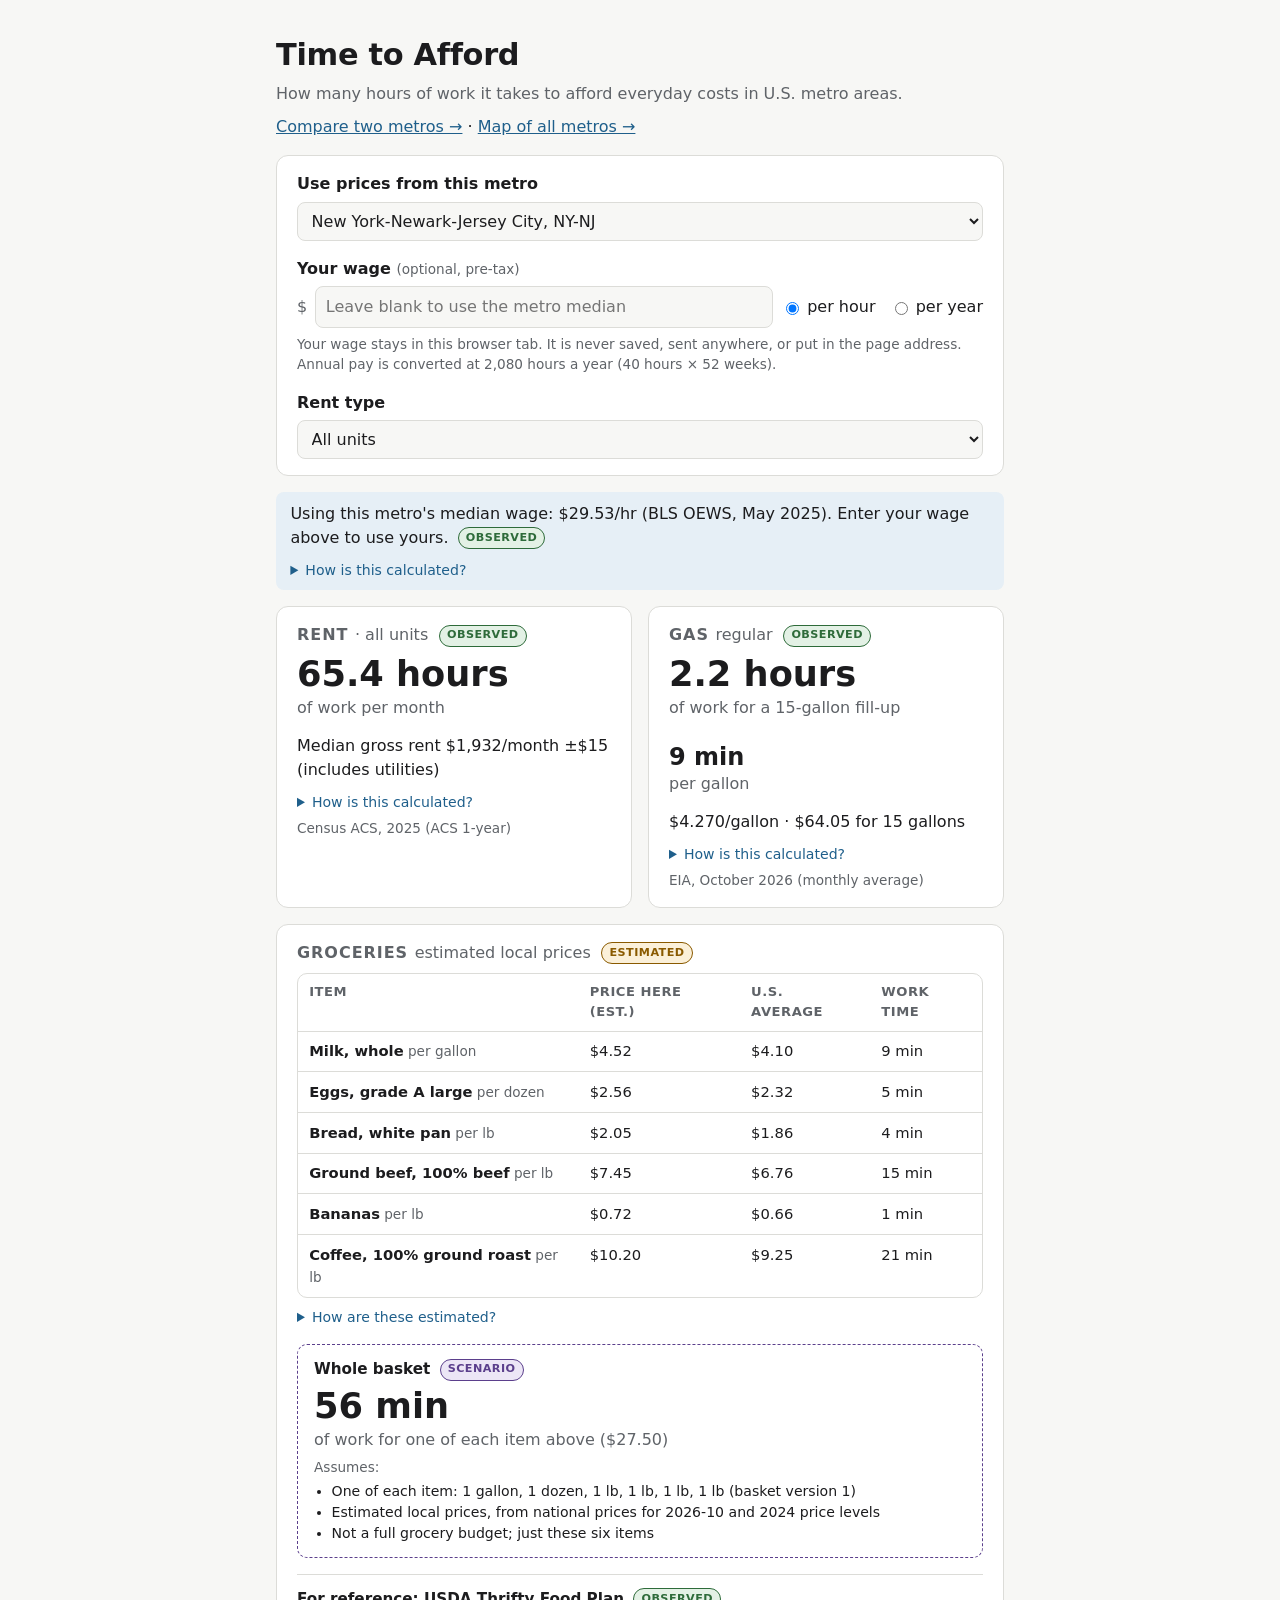
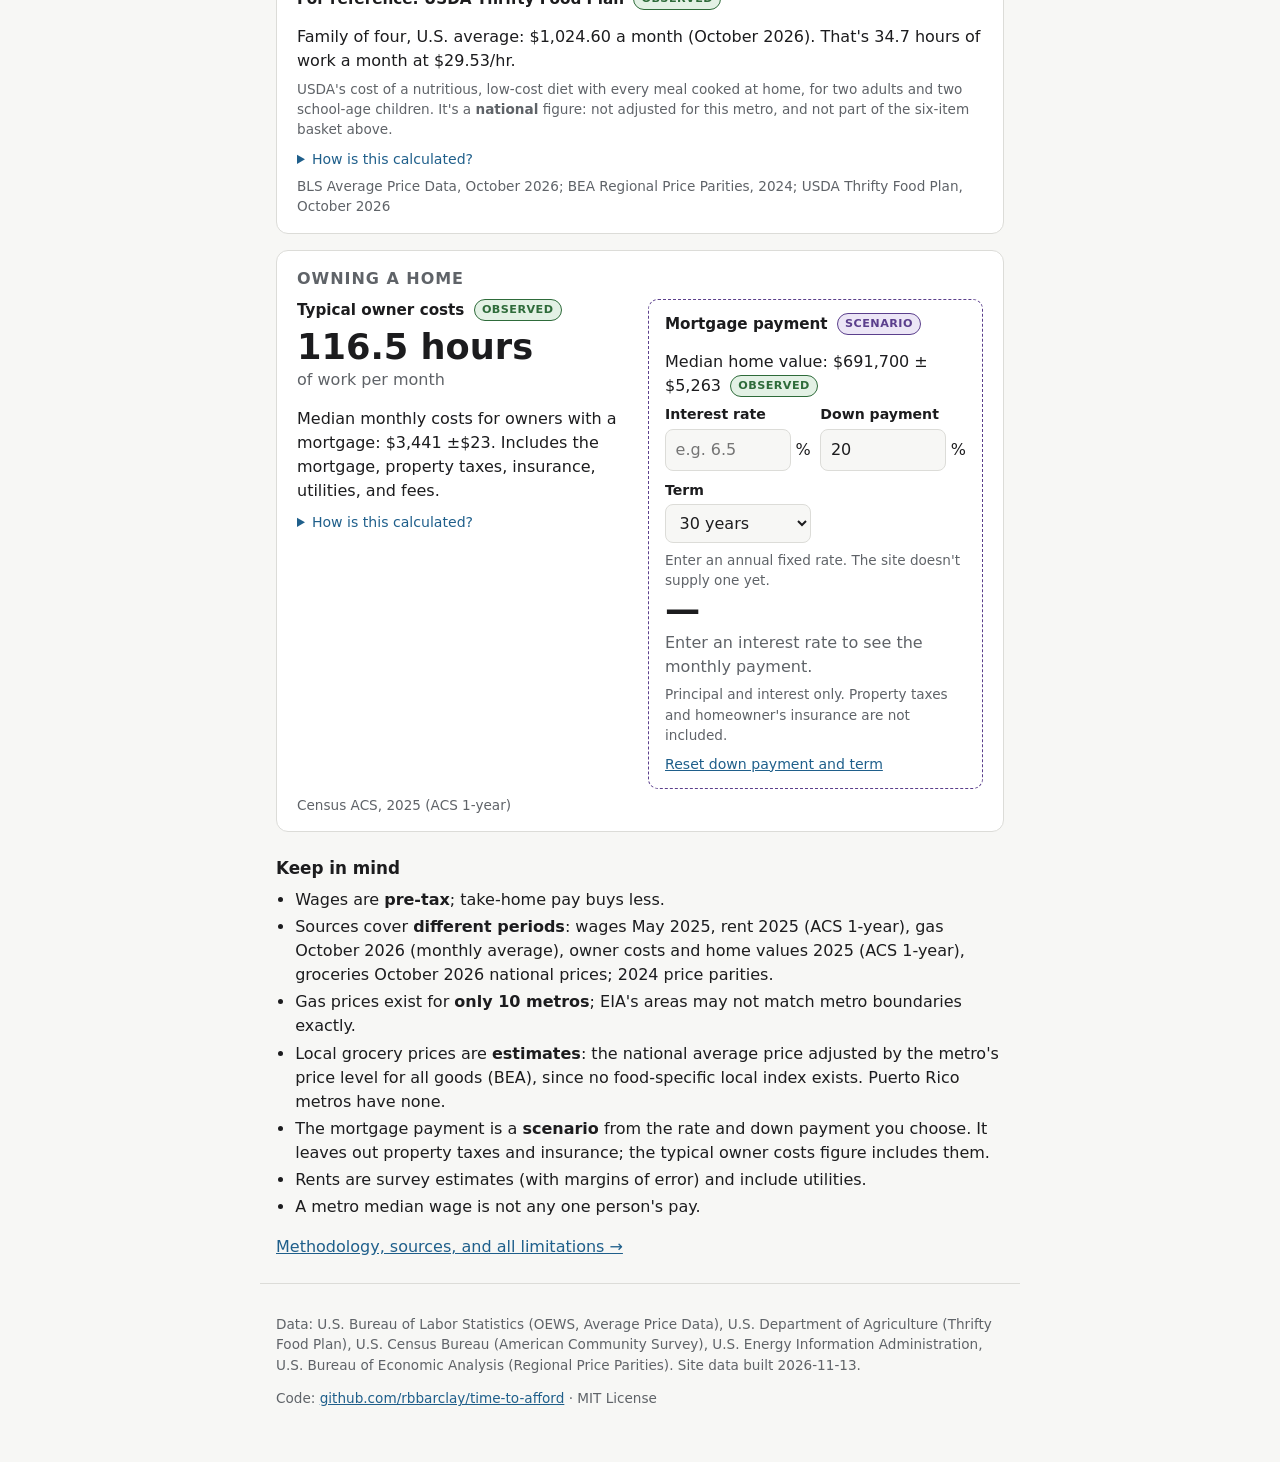
<file: web/index.html>
<!doctype html>
<html lang="en">
<head>
  <meta charset="utf-8">
  <meta name="viewport" content="width=device-width, initial-scale=1">
  <title>Time to Afford</title>
  <meta name="description" content="How many hours of work it takes to afford rent, gas, groceries, and a home in U.S. metro areas.">
  <link rel="stylesheet" href="styles.css">
  <script type="module" src="app.js"></script>
</head>
<body>
  <header class="site-header">
    <h1>Time to Afford</h1>
    <p class="tagline">How many hours of work it takes to afford everyday costs in U.S. metro areas.</p>
    <p class="nav-links"><a href="compare.html">Compare two metros →</a> · <a href="map.html">Map of all metros →</a></p>
  </header>

  <main>
    <!-- Not a <form> and inputs have no name attribute: the wage can never be submitted or placed in a URL. -->
    <section class="controls" aria-label="Inputs">
      <div class="field">
        <label for="metro">Use prices from this metro</label>
        <select id="metro" disabled><option>Loading metros…</option></select>
      </div>

      <div class="field">
        <label for="wage">Your wage <span class="hint">(optional, pre-tax)</span></label>
        <div class="wage-row">
          <span class="prefix" aria-hidden="true">$</span>
          <input id="wage" type="text" inputmode="decimal" autocomplete="off" spellcheck="false"
                 placeholder="Leave blank to use the metro median" aria-describedby="wage-help wage-error">
          <fieldset class="unit" aria-label="Wage period">
            <label><input type="radio" id="unit-hour" checked> per hour</label>
            <label><input type="radio" id="unit-year"> per year</label>
          </fieldset>
        </div>
        <p id="wage-error" class="error" role="alert" hidden></p>
        <p id="wage-help" class="hint">Your wage stays in this browser tab. It is never saved, sent anywhere, or put in the page address.
          Annual pay is converted at 2,080 hours a year (40 hours × 52 weeks).</p>
      </div>

      <div class="field">
        <label for="rent-measure">Rent type</label>
        <select id="rent-measure" disabled></select>
      </div>
    </section>

    <div class="wage-used">
      <p id="wage-used" aria-live="polite"></p>
      <details class="method" id="wage-method"><summary>How is this calculated?</summary><div></div></details>
    </div>

    <section class="cards" aria-live="polite" aria-label="Results">
      <article class="card" id="card-rent">
        <h2>Rent <span class="card-sub" id="rent-label"></span> <span class="tier" id="rent-tier"></span></h2>
        <p class="big" id="rent-hours">—</p>
        <p class="per" id="rent-per">of work per month</p>
        <p class="inputs" id="rent-inputs"></p>
        <details class="method" id="rent-method"><summary>How is this calculated?</summary><div></div></details>
        <p class="source" id="rent-source"></p>
      </article>

      <article class="card" id="card-gas">
        <h2>Gas <span class="card-sub">regular</span> <span class="tier" id="gas-tier"></span></h2>
        <div class="gas-pair">
          <div>
            <p class="big" id="gas-fill-hours">—</p>
            <p class="per" id="gas-fill-per">of work for a 15-gallon fill-up</p>
          </div>
          <div id="gas-gallon-block">
            <p class="big small" id="gas-gallon-hours">—</p>
            <p class="per">per gallon</p>
          </div>
        </div>
        <p class="inputs" id="gas-inputs"></p>
        <details class="method" id="gas-method"><summary>How is this calculated?</summary><div></div></details>
        <p class="source" id="gas-source"></p>
      </article>

      <article class="card wide" id="card-groceries">
        <h2>Groceries <span class="card-sub">estimated local prices</span> <span class="tier tier-estimated">Estimated</span></h2>
        <p class="inputs" id="groc-note" hidden></p>
        <div class="table-wrap compact" id="groc-table-wrap">
          <table>
            <thead><tr><th scope="col">Item</th><th scope="col">Price here (est.)</th>
              <th scope="col">U.S. average</th><th scope="col">Work time</th></tr></thead>
            <tbody id="groc-rows"></tbody>
          </table>
        </div>
        <details class="method" id="groc-method"><summary>How are these estimated?</summary><div></div></details>

        <div class="scenario" id="basket">
          <h3>Whole basket <span class="tier tier-scenario">Scenario</span></h3>
          <p class="big" id="basket-hours">—</p>
          <p class="per" id="basket-per"></p>
          <p class="hint">Assumes:</p>
          <ul class="assumptions" id="basket-assumptions"></ul>
        </div>
        <div class="reference-line" id="tfp" hidden>
          <h3>For reference: USDA Thrifty Food Plan <span class="tier tier-observed">Observed</span></h3>
          <p class="inputs" id="tfp-text"></p>
          <p class="hint">USDA's cost of a nutritious, low-cost diet with every meal cooked at home, for two adults
            and two school-age children. It's a <strong>national</strong> figure: not adjusted for this metro, and not
            part of the six-item basket above.</p>
          <details class="method" id="tfp-method"><summary>How is this calculated?</summary><div></div></details>
        </div>
        <p class="source" id="groc-source"></p>
      </article>

      <article class="card wide" id="card-home">
        <h2>Owning a home</h2>
        <div class="home-grid">
          <div>
            <h3>Typical owner costs <span class="tier tier-observed">Observed</span></h3>
            <p class="big" id="own-hours">—</p>
            <p class="per" id="own-per">of work per month</p>
            <p class="inputs" id="own-inputs"></p>
            <details class="method" id="own-method"><summary>How is this calculated?</summary><div></div></details>
          </div>

          <!-- Scenario inputs stay in page memory only: no form, no name attributes, nothing stored. -->
          <div class="scenario" id="mortgage">
            <h3>Mortgage payment <span class="tier tier-scenario">Scenario</span></h3>
            <p class="inputs" id="mort-home"></p>
            <div class="mort-fields">
              <div class="field">
                <label for="mort-rate">Interest rate</label>
                <div class="suffix-row"><input id="mort-rate" type="text" inputmode="decimal" autocomplete="off"
                  spellcheck="false" placeholder="e.g. 6.5" aria-describedby="mort-rate-help mort-error"><span aria-hidden="true">%</span></div>
              </div>
              <div class="field">
                <label for="mort-down">Down payment</label>
                <div class="suffix-row"><input id="mort-down" type="text" inputmode="decimal" autocomplete="off"
                  spellcheck="false" aria-describedby="mort-error"><span aria-hidden="true">%</span></div>
              </div>
              <div class="field">
                <label for="mort-term">Term</label>
                <select id="mort-term">
                  <option value="10">10 years</option><option value="15">15 years</option>
                  <option value="20">20 years</option><option value="30">30 years</option>
                </select>
              </div>
            </div>
            <p id="mort-rate-help" class="hint">Enter an annual fixed rate. The site doesn't supply one yet.</p>
            <p id="mort-error" class="error" role="alert" hidden></p>
            <p class="big" id="mort-hours">—</p>
            <p class="per" id="mort-per"></p>
            <p class="hint" id="mort-excludes">Principal and interest only. Property taxes and homeowner's insurance are not included.</p>
            <button type="button" id="mort-reset" class="link-button">Reset down payment and term</button>
          </div>
        </div>
        <p class="source" id="own-source"></p>
      </article>
    </section>

    <section class="limits" aria-labelledby="limits-h">
      <h2 id="limits-h">Keep in mind</h2>
      <ul>
        <li>Wages are <strong>pre-tax</strong>; take-home pay buys less.</li>
        <li>Sources cover <strong>different periods</strong>: <span id="periods">…</span>.</li>
        <li>Gas prices exist for <strong>only 10 metros</strong>; EIA's areas may not match metro boundaries exactly.</li>
        <li>Local grocery prices are <strong>estimates</strong>: the national average price adjusted by the metro's price
          level for all goods (BEA), since no food-specific local index exists. Puerto Rico metros have none.</li>
        <li>The mortgage payment is a <strong>scenario</strong> from the rate and down payment you choose. It leaves out
          property taxes and insurance; the typical owner costs figure includes them.</li>
        <li>Rents are survey estimates (with margins of error) and include utilities.</li>
        <li>A metro median wage is not any one person's pay.</li>
      </ul>
      <p><a href="methodology.html">Methodology, sources, and all limitations →</a></p>
    </section>
  </main>

  <footer class="site-footer">
    <p>Data: U.S. Bureau of Labor Statistics (OEWS, Average Price Data), U.S. Department of Agriculture (Thrifty Food Plan), U.S. Census Bureau (American Community Survey),
      U.S. Energy Information Administration, U.S. Bureau of Economic Analysis (Regional Price Parities).
      <span id="built"></span></p>
    <p>Code: <a href="https://github.com/rbbarclay/time-to-afford">github.com/rbbarclay/time-to-afford</a> · MIT License</p>
  </footer>
</body>
</html>
</file>
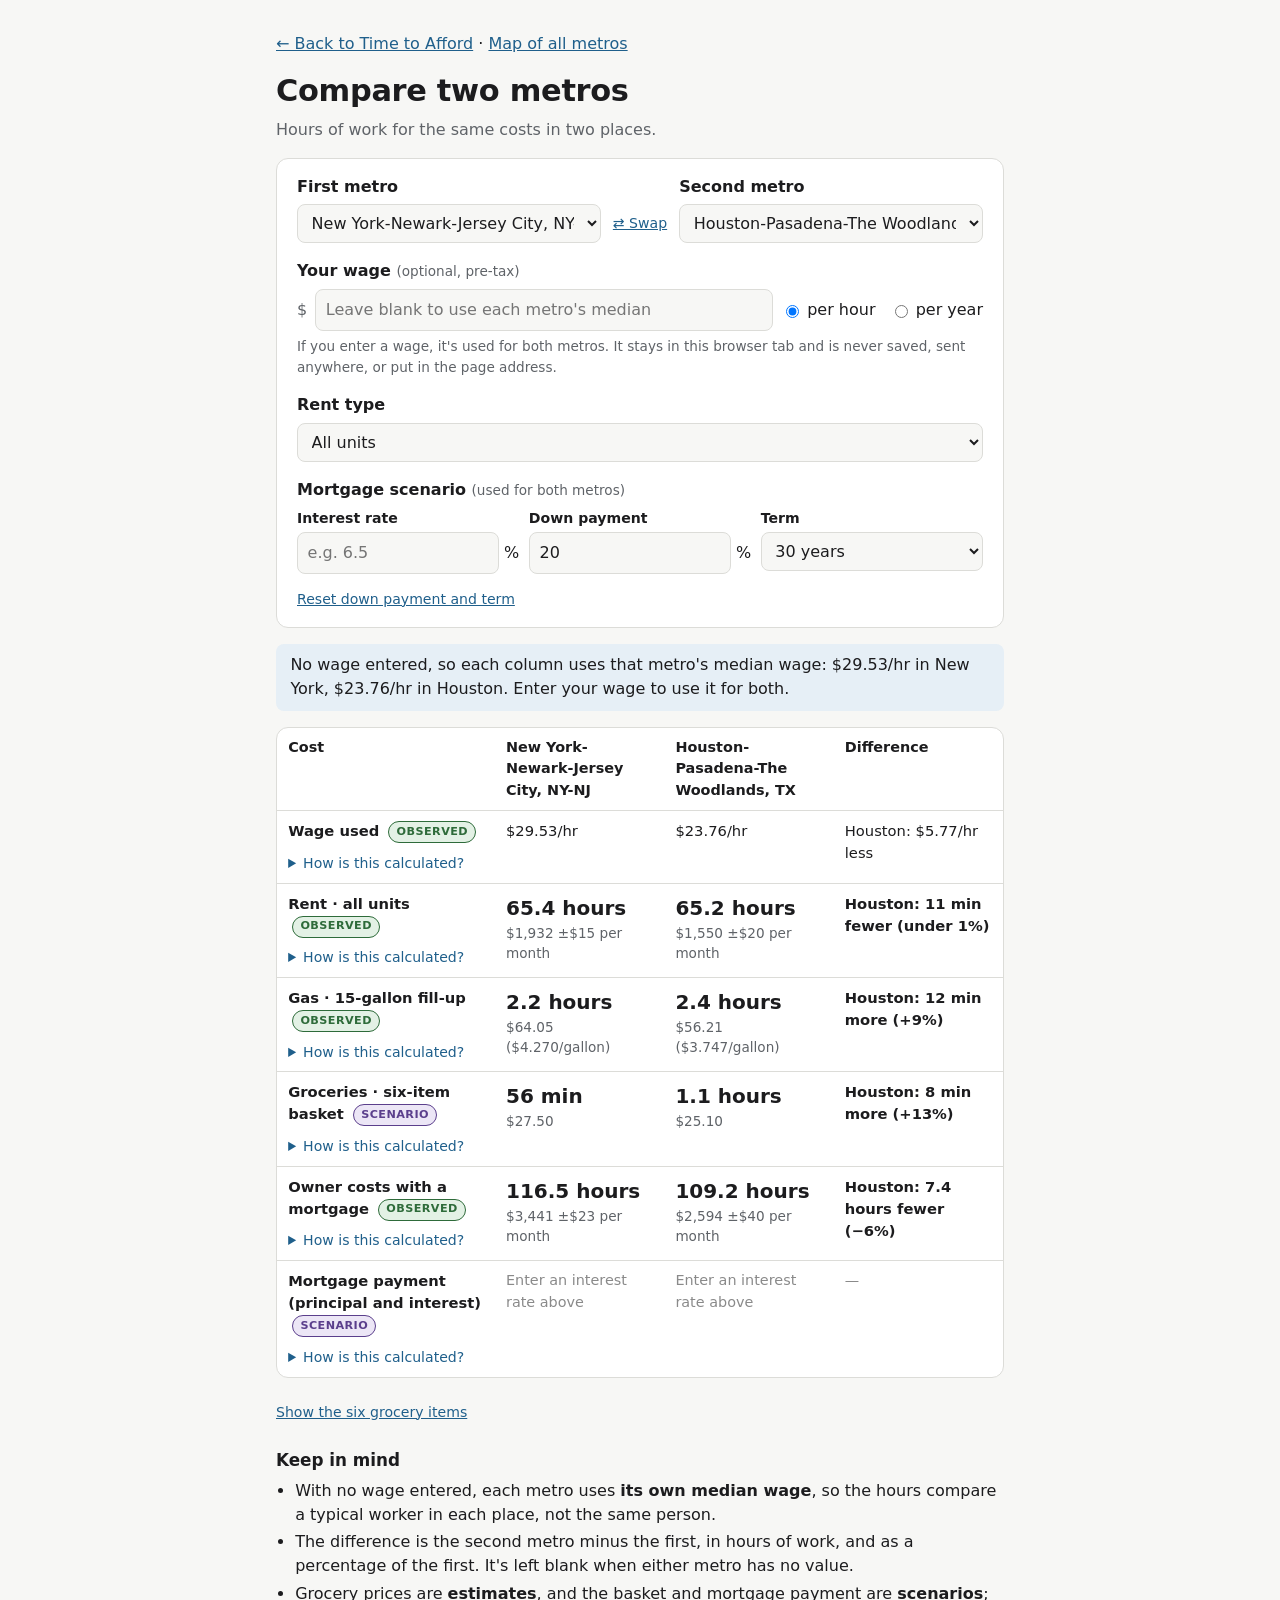
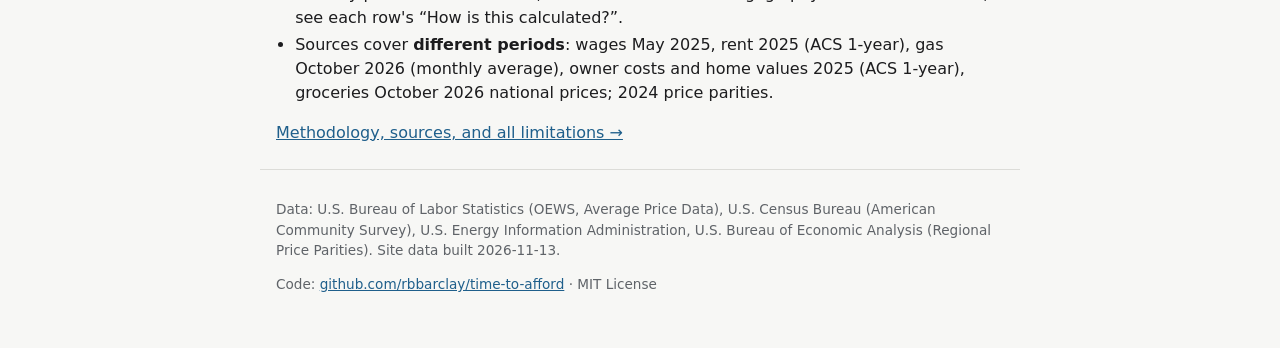
<file: web/compare.html>
<!doctype html>
<html lang="en">
<head>
  <meta charset="utf-8">
  <meta name="viewport" content="width=device-width, initial-scale=1">
  <title>Compare two metros · Time to Afford</title>
  <meta name="description" content="Compare the hours of work it takes to afford rent, gas, groceries, and a home in two U.S. metro areas.">
  <link rel="stylesheet" href="styles.css">
  <script type="module" src="compare.js"></script>
</head>
<body>
  <header class="site-header">
    <p class="back"><a href="./">← Back to Time to Afford</a> · <a href="map.html">Map of all metros</a></p>
    <h1>Compare two metros</h1>
    <p class="tagline">Hours of work for the same costs in two places.</p>
  </header>

  <main>
    <!-- Not a <form> and inputs have no name attribute: nothing can be submitted or placed in a URL. -->
    <section class="controls" aria-label="Inputs">
      <div class="pair-row">
        <div class="field">
          <label for="metro-a">First metro</label>
          <select id="metro-a" disabled><option>Loading metros…</option></select>
        </div>
        <button type="button" id="swap" class="link-button" aria-label="Swap the two metros">⇄ Swap</button>
        <div class="field">
          <label for="metro-b">Second metro</label>
          <select id="metro-b" disabled><option>Loading metros…</option></select>
        </div>
      </div>

      <div class="field">
        <label for="wage">Your wage <span class="hint">(optional, pre-tax)</span></label>
        <div class="wage-row">
          <span class="prefix" aria-hidden="true">$</span>
          <input id="wage" type="text" inputmode="decimal" autocomplete="off" spellcheck="false"
                 placeholder="Leave blank to use each metro's median" aria-describedby="wage-help wage-error">
          <fieldset class="unit" aria-label="Wage period">
            <label><input type="radio" id="unit-hour" checked> per hour</label>
            <label><input type="radio" id="unit-year"> per year</label>
          </fieldset>
        </div>
        <p id="wage-error" class="error" role="alert" hidden></p>
        <p id="wage-help" class="hint">If you enter a wage, it's used for both metros. It stays in this browser tab and
          is never saved, sent anywhere, or put in the page address.</p>
      </div>

      <div class="field">
        <label for="rent-measure">Rent type</label>
        <select id="rent-measure" disabled></select>
      </div>

      <div class="field">
        <span class="field-label">Mortgage scenario <span class="hint">(used for both metros)</span></span>
        <div class="mort-fields">
          <div class="field">
            <label for="mort-rate">Interest rate</label>
            <div class="suffix-row"><input id="mort-rate" type="text" inputmode="decimal" autocomplete="off"
              spellcheck="false" placeholder="e.g. 6.5" aria-describedby="mort-error"><span aria-hidden="true">%</span></div>
          </div>
          <div class="field">
            <label for="mort-down">Down payment</label>
            <div class="suffix-row"><input id="mort-down" type="text" inputmode="decimal" autocomplete="off"
              spellcheck="false" aria-describedby="mort-error"><span aria-hidden="true">%</span></div>
          </div>
          <div class="field">
            <label for="mort-term">Term</label>
            <select id="mort-term">
              <option value="10">10 years</option><option value="15">15 years</option>
              <option value="20">20 years</option><option value="30">30 years</option>
            </select>
          </div>
        </div>
        <p id="mort-error" class="error" role="alert" hidden></p>
        <button type="button" id="mort-reset" class="link-button">Reset down payment and term</button>
      </div>
    </section>

    <p id="wage-note" class="wage-used" aria-live="polite"></p>

    <section aria-label="Comparison" aria-live="polite">
      <div class="compare-wrap">
        <table class="compare">
          <thead>
            <tr><th scope="col">Cost</th><th scope="col" id="head-a">First metro</th>
              <th scope="col" id="head-b">Second metro</th><th scope="col">Difference</th></tr>
          </thead>
          <tbody id="rows"></tbody>
          <tbody id="item-rows" class="item-rows" hidden></tbody>
        </table>
      </div>
      <p><button type="button" id="toggle-items" class="link-button" aria-controls="item-rows" aria-expanded="false">
        Show the six grocery items</button></p>
    </section>

    <section class="limits" aria-labelledby="limits-h">
      <h2 id="limits-h">Keep in mind</h2>
      <ul>
        <li>With no wage entered, each metro uses <strong>its own median wage</strong>, so the hours compare a typical
          worker in each place, not the same person.</li>
        <li>The difference is the second metro minus the first, in hours of work, and as a percentage of the first.
          It's left blank when either metro has no value.</li>
        <li>Grocery prices are <strong>estimates</strong>, and the basket and mortgage payment are
          <strong>scenarios</strong>; see each row's “How is this calculated?”.</li>
        <li>Sources cover <strong>different periods</strong>: <span id="periods">…</span>.</li>
      </ul>
      <p><a href="methodology.html">Methodology, sources, and all limitations →</a></p>
    </section>
  </main>

  <footer class="site-footer">
    <p>Data: U.S. Bureau of Labor Statistics (OEWS, Average Price Data), U.S. Census Bureau (American Community
      Survey), U.S. Energy Information Administration, U.S. Bureau of Economic Analysis (Regional Price Parities).
      <span id="built"></span></p>
    <p>Code: <a href="https://github.com/rbbarclay/time-to-afford">github.com/rbbarclay/time-to-afford</a> · MIT License</p>
  </footer>
</body>
</html>
</file>
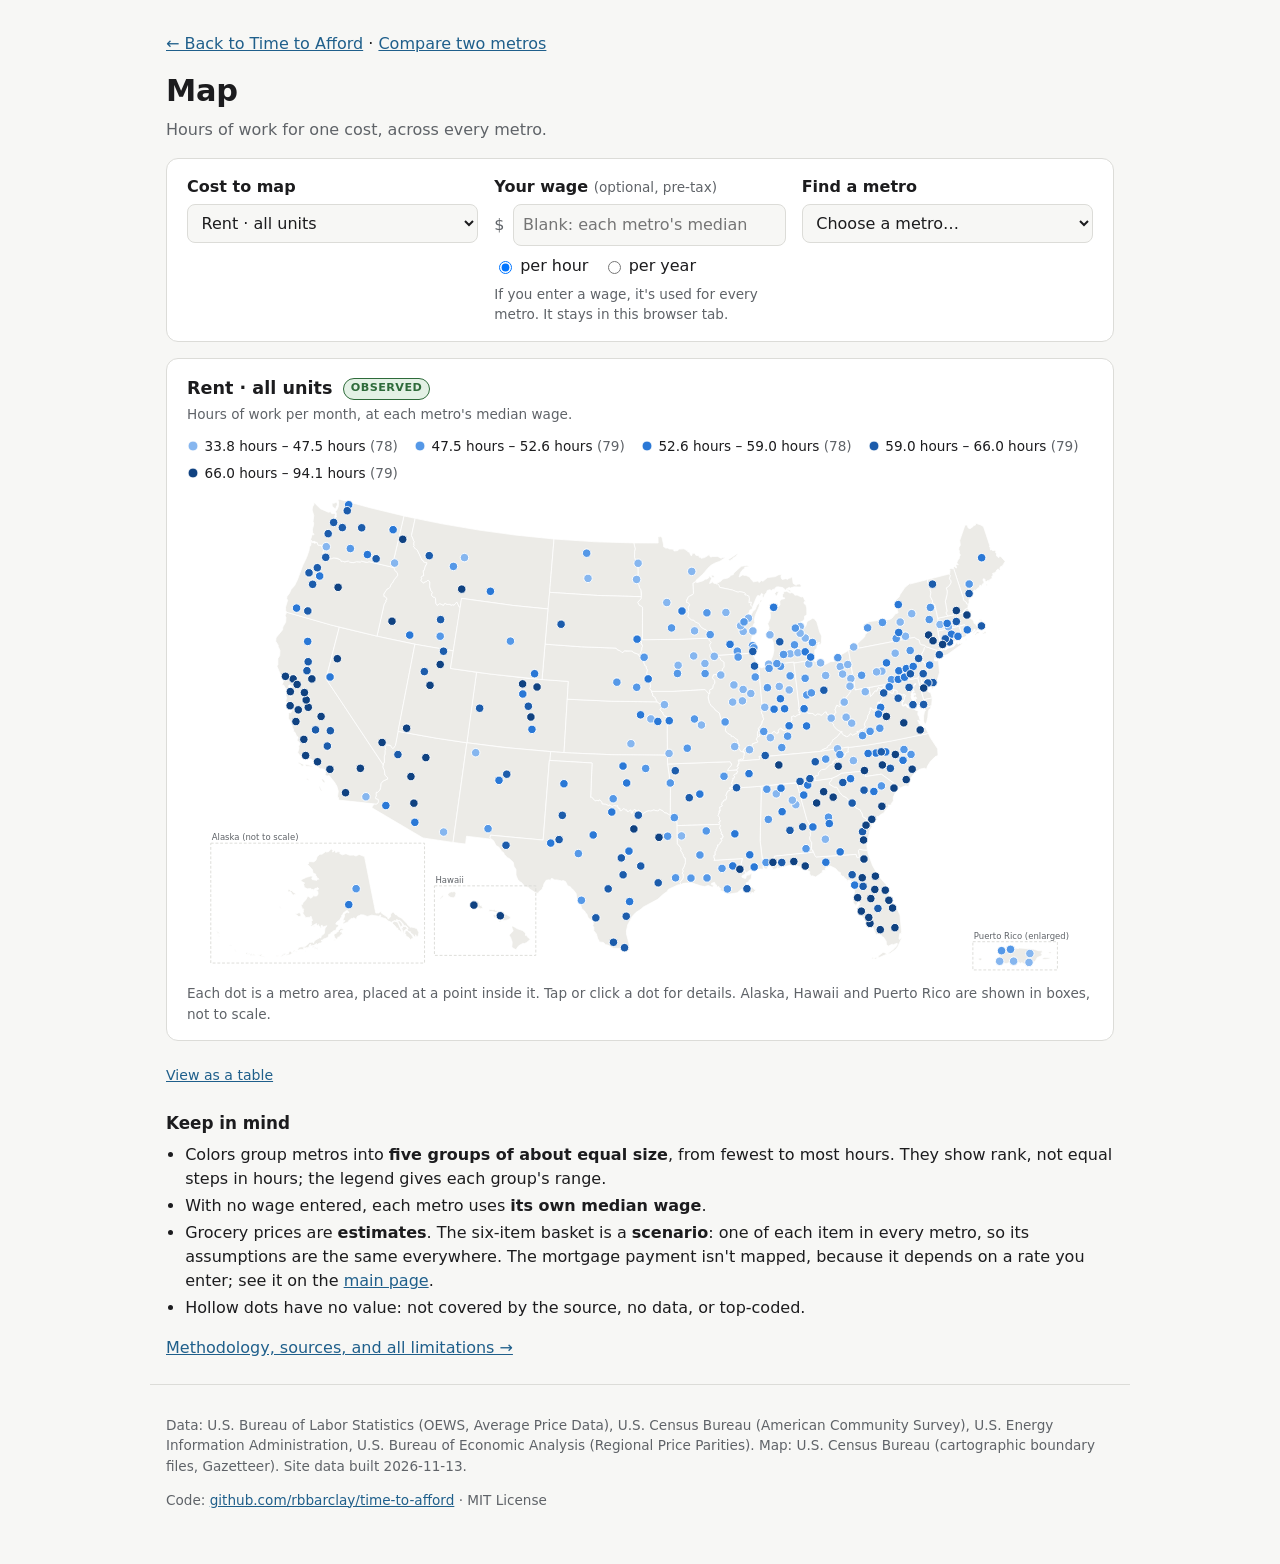
<file: web/map.html>
<!doctype html>
<html lang="en">
<head>
  <meta charset="utf-8">
  <meta name="viewport" content="width=device-width, initial-scale=1">
  <title>Map · Time to Afford</title>
  <meta name="description" content="Map of the hours of work it takes to afford rent, gas, groceries, and owner costs across U.S. metro areas.">
  <link rel="stylesheet" href="styles.css">
  <script type="module" src="map.js"></script>
</head>
<body class="page-wide">
  <header class="site-header">
    <p class="back"><a href="./">← Back to Time to Afford</a> · <a href="compare.html">Compare two metros</a></p>
    <h1>Map</h1>
    <p class="tagline">Hours of work for one cost, across every metro.</p>
  </header>

  <main>
    <!-- Not a <form> and inputs have no name attribute: nothing can be submitted or placed in a URL. -->
    <section class="controls map-controls" aria-label="Inputs">
      <div class="field">
        <label for="measure">Cost to map</label>
        <select id="measure" disabled><option>Loading…</option></select>
      </div>
      <div class="field">
        <label for="wage">Your wage <span class="hint">(optional, pre-tax)</span></label>
        <div class="wage-row">
          <span class="prefix" aria-hidden="true">$</span>
          <input id="wage" type="text" inputmode="decimal" autocomplete="off" spellcheck="false"
                 placeholder="Blank: each metro's median" aria-describedby="wage-help wage-error">
          <fieldset class="unit" aria-label="Wage period">
            <label><input type="radio" id="unit-hour" checked> per hour</label>
            <label><input type="radio" id="unit-year"> per year</label>
          </fieldset>
        </div>
        <p id="wage-error" class="error" role="alert" hidden></p>
        <p id="wage-help" class="hint">If you enter a wage, it's used for every metro. It stays in this browser tab.</p>
      </div>
      <div class="field">
        <label for="metro">Find a metro</label>
        <select id="metro" disabled><option>Loading…</option></select>
      </div>
    </section>

    <section class="map-card" aria-labelledby="map-title">
      <h2 id="map-title" class="map-title"><span id="measure-label">…</span> <span class="tier" id="measure-tier"></span></h2>
      <p class="hint" id="map-sub"></p>
      <div class="legend" id="legend" aria-label="Legend"></div>
      <div class="map-wrap" id="map-wrap">
        <svg id="map" role="img" aria-labelledby="map-title map-sub" preserveAspectRatio="xMidYMid meet">
          <g id="states"></g>
          <g id="insets"></g>
          <g id="dots"></g>
          <g id="selected-dot"></g>
        </svg>
        <div class="map-tip" id="tip" hidden aria-hidden="true"></div>
      </div>
      <p class="hint">Each dot is a metro area, placed at a point inside it. Tap or click a dot for details.
        Alaska, Hawaii and Puerto Rico are shown in boxes, not to scale.</p>
    </section>

    <section class="card detail" id="detail" aria-live="polite" hidden>
      <h2 id="d-name"></h2>
      <p class="big" id="d-hours">—</p>
      <p class="per" id="d-per"></p>
      <p class="inputs" id="d-inputs"></p>
      <p class="inputs" id="d-wage"></p>
      <p class="hint" id="d-group"></p>
      <details class="method" id="d-method"><summary>How is this calculated?</summary><div></div></details>
      <p class="source" id="d-source"></p>
    </section>

    <section>
      <p><button type="button" id="toggle-table" class="link-button" aria-controls="table-wrap" aria-expanded="false">
        View as a table</button></p>
      <div class="table-wrap compact" id="table-wrap" hidden>
        <table>
          <caption class="visually-hidden" id="table-caption"></caption>
          <thead><tr><th scope="col">#</th><th scope="col">Metro</th><th scope="col">Hours of work</th>
            <th scope="col">Cost</th></tr></thead>
          <tbody id="table-rows"></tbody>
        </table>
      </div>
    </section>

    <section class="limits" aria-labelledby="limits-h">
      <h2 id="limits-h">Keep in mind</h2>
      <ul>
        <li>Colors group metros into <strong>five groups of about equal size</strong>, from fewest to most hours.
          They show rank, not equal steps in hours; the legend gives each group's range.</li>
        <li>With no wage entered, each metro uses <strong>its own median wage</strong>.</li>
        <li>Grocery prices are <strong>estimates</strong>. The six-item basket is a <strong>scenario</strong>: one of
          each item in every metro, so its assumptions are the same everywhere. The mortgage payment isn't mapped,
          because it depends on a rate you enter; see it on the <a href="./">main page</a>.</li>
        <li>Hollow dots have no value: not covered by the source, no data, or top-coded.</li>
      </ul>
      <p><a href="methodology.html">Methodology, sources, and all limitations →</a></p>
    </section>
  </main>

  <footer class="site-footer">
    <p>Data: U.S. Bureau of Labor Statistics (OEWS, Average Price Data), U.S. Census Bureau (American Community
      Survey), U.S. Energy Information Administration, U.S. Bureau of Economic Analysis (Regional Price Parities).
      Map: U.S. Census Bureau (cartographic boundary files, Gazetteer). <span id="built"></span></p>
    <p>Code: <a href="https://github.com/rbbarclay/time-to-afford">github.com/rbbarclay/time-to-afford</a> · MIT License</p>
  </footer>
</body>
</html>
</file>
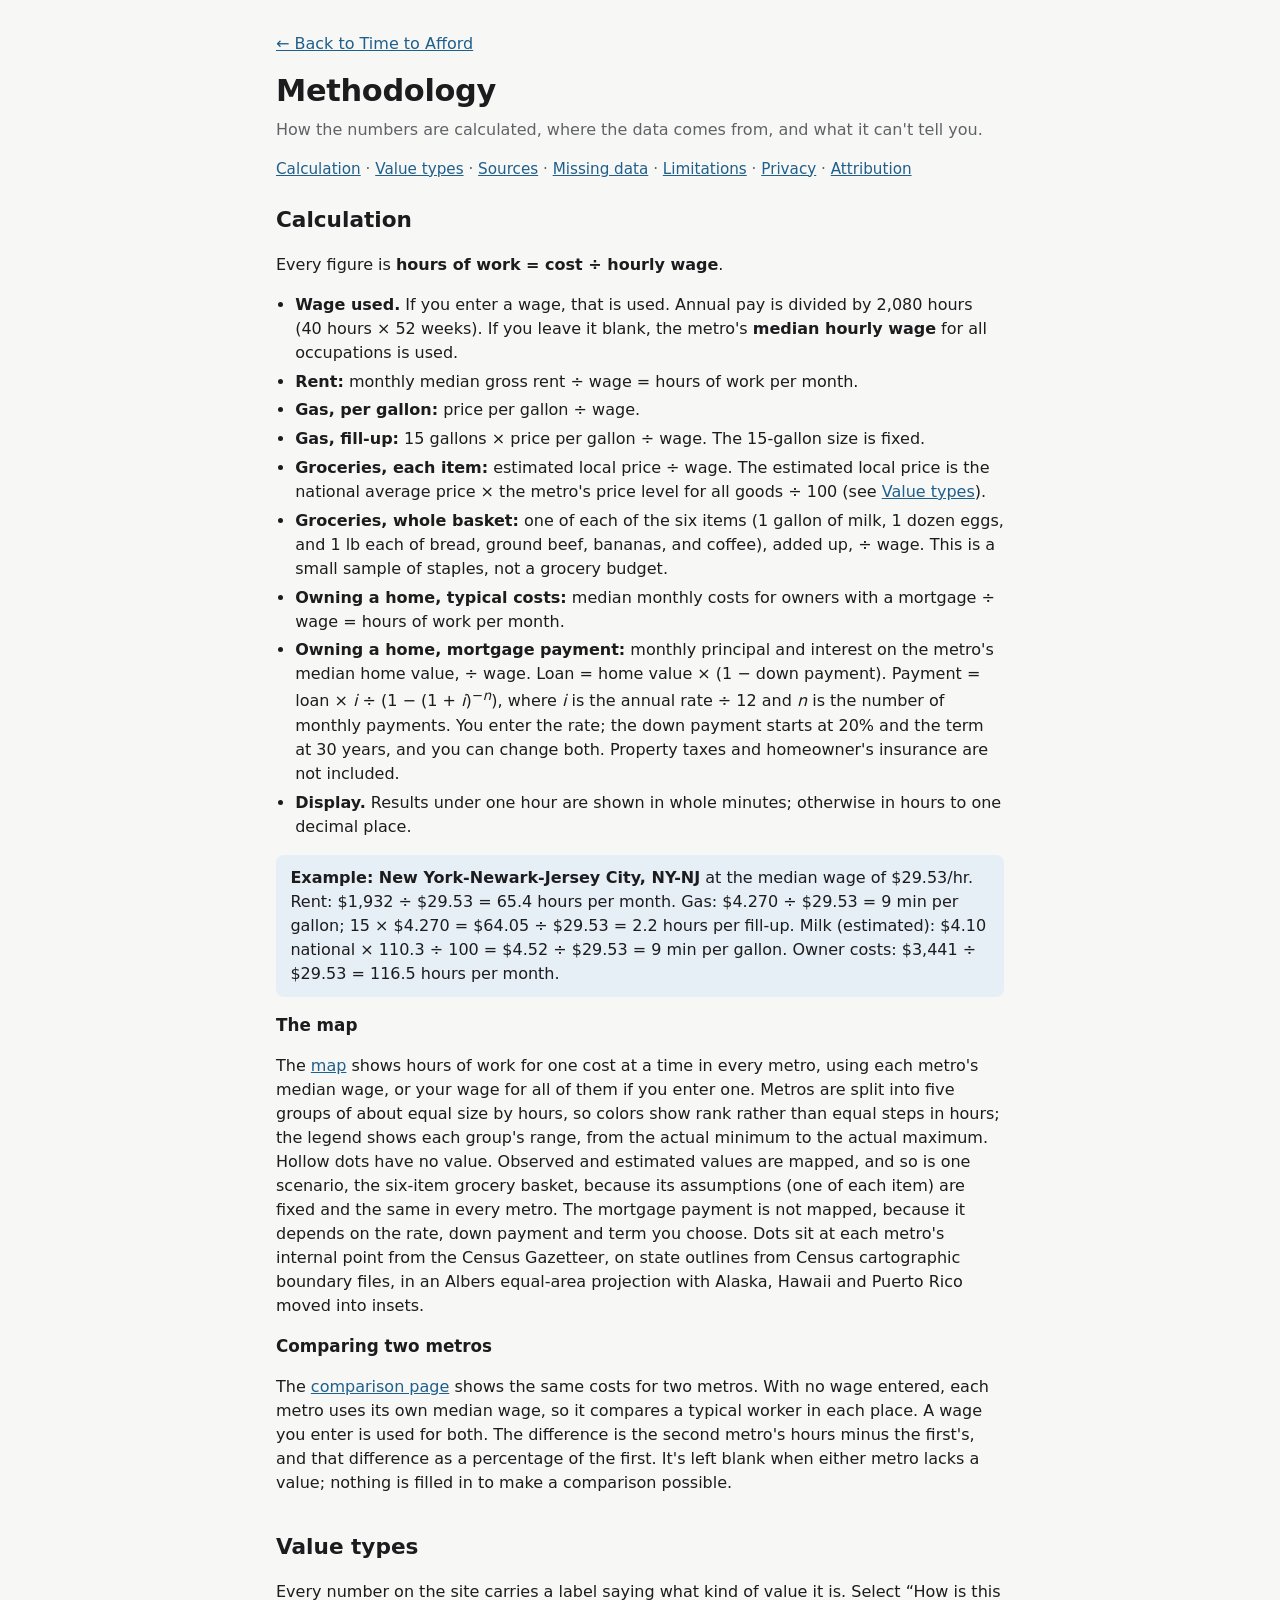
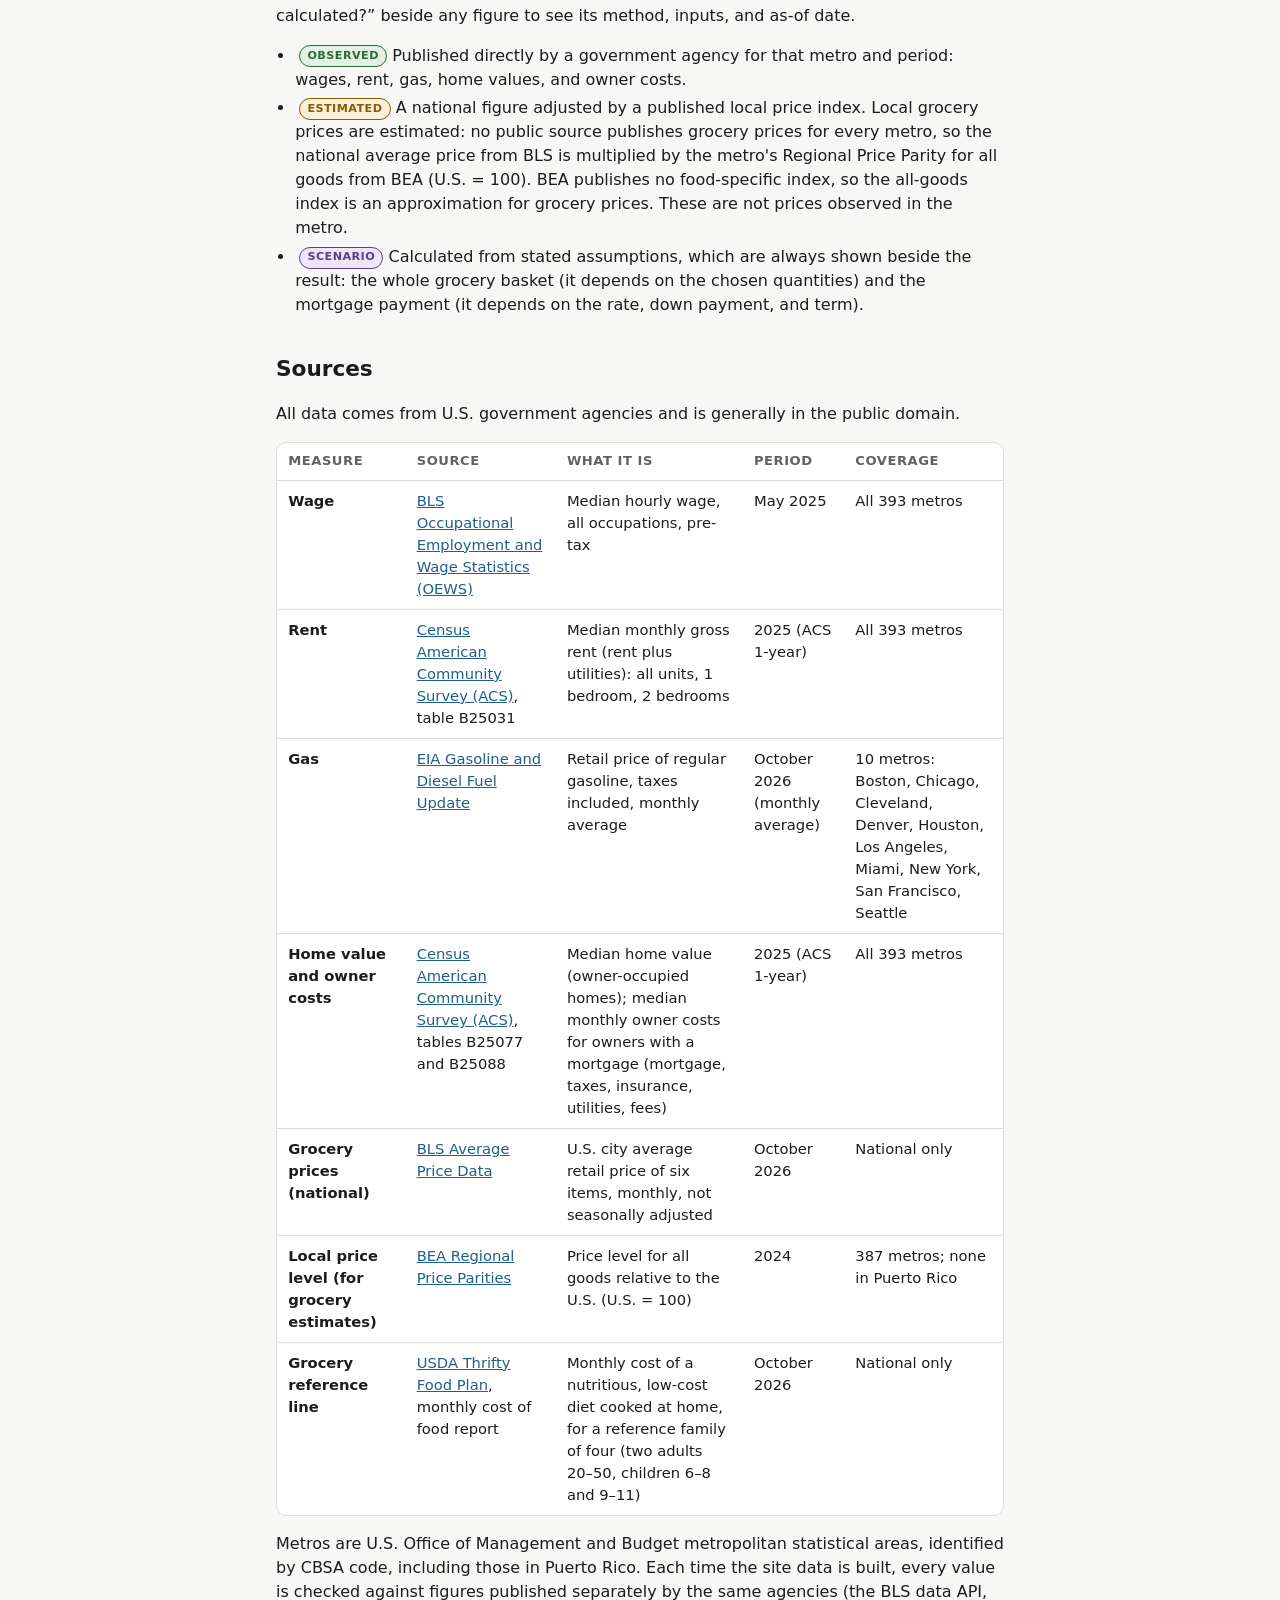
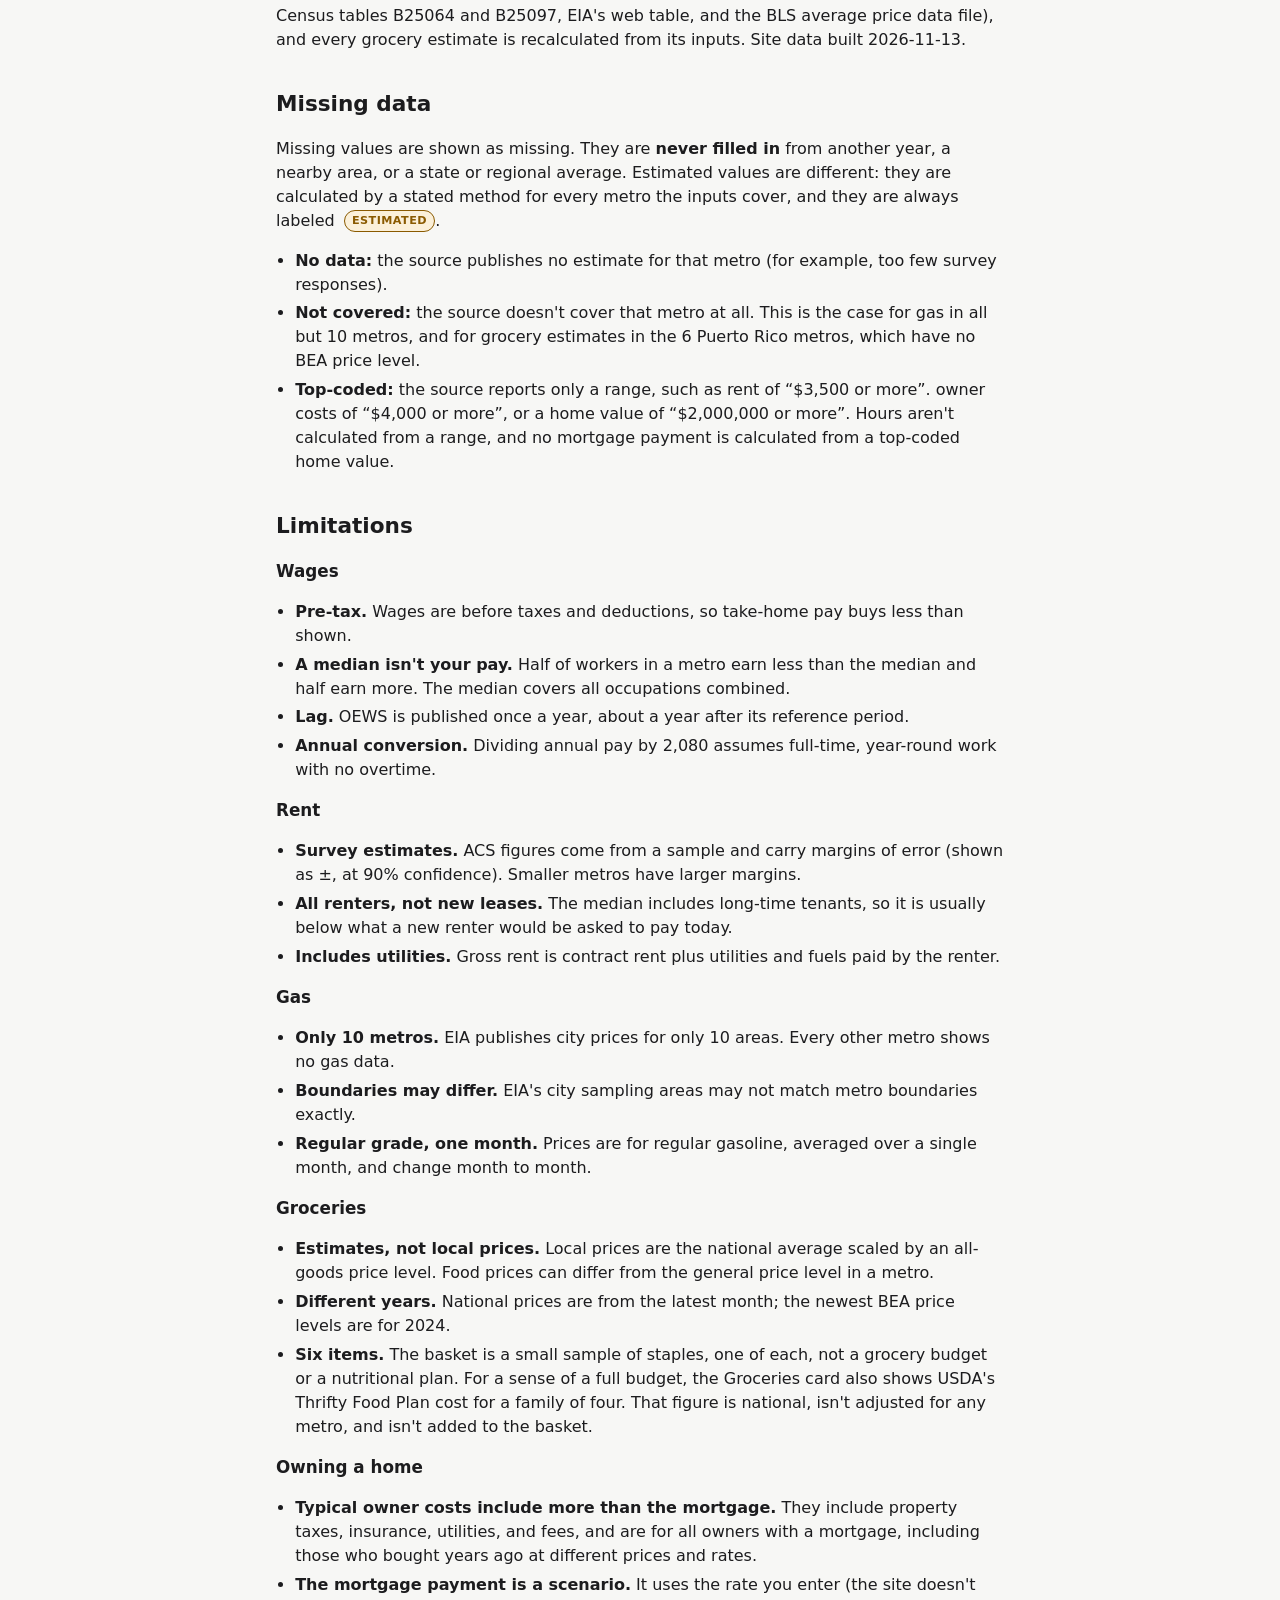
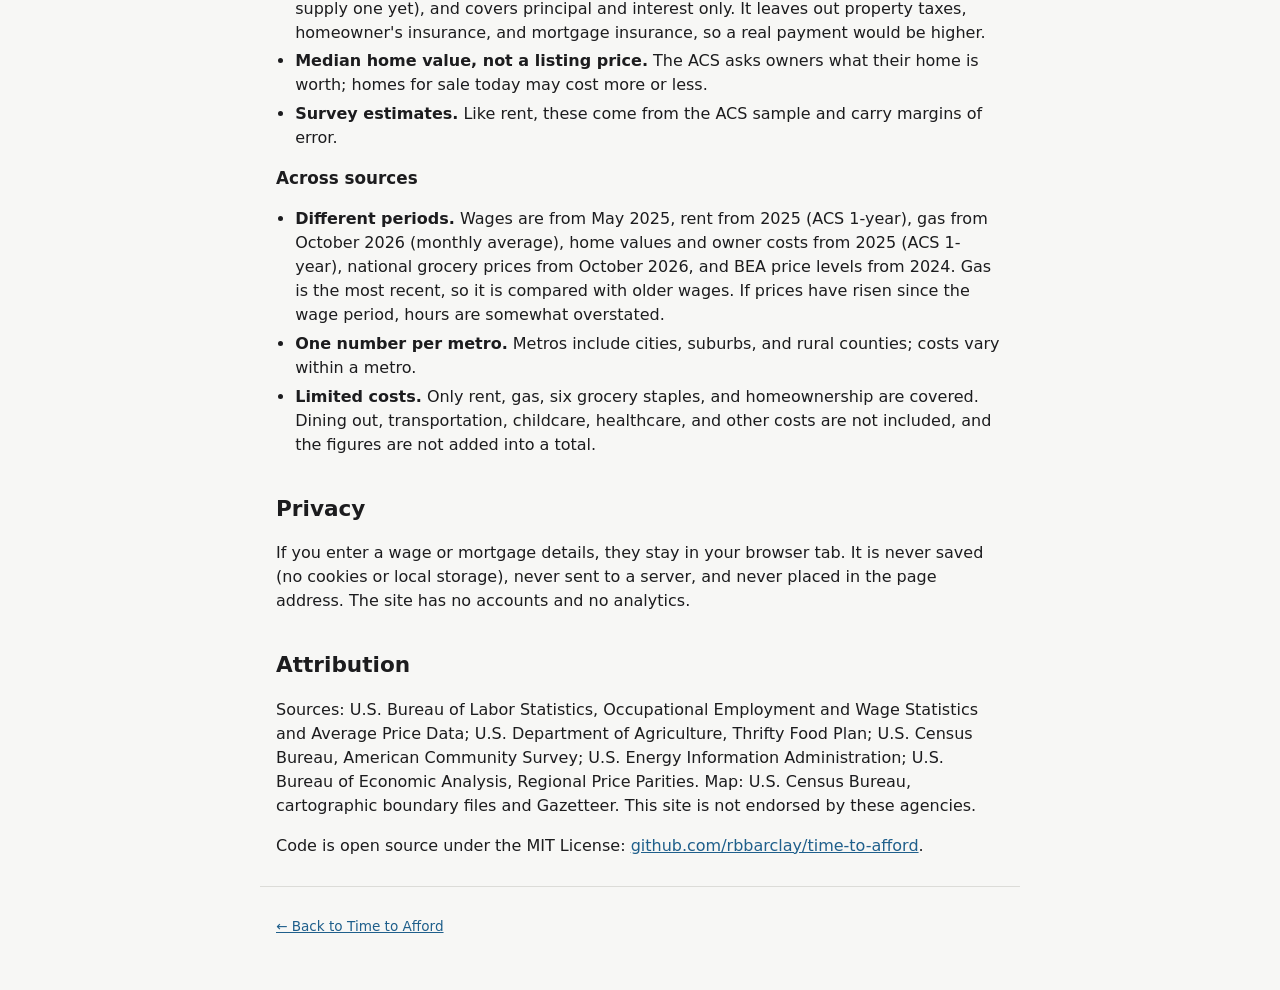
<file: web/methodology.html>
<!doctype html>
<html lang="en">
<head>
  <meta charset="utf-8">
  <meta name="viewport" content="width=device-width, initial-scale=1">
  <title>Methodology · Time to Afford</title>
  <meta name="description" content="How Time to Afford calculates hours of work, how values are labeled, its data sources, and their limitations.">
  <link rel="stylesheet" href="styles.css">
  <script type="module" src="methodology.js"></script>
</head>
<body>
  <header class="site-header">
    <p class="back"><a href="./">← Back to Time to Afford</a></p>
    <h1>Methodology</h1>
    <p class="tagline">How the numbers are calculated, where the data comes from, and what it can't tell you.</p>
  </header>

  <main class="prose">
    <nav class="toc" aria-label="On this page">
      <a href="#calc">Calculation</a> · <a href="#tiers">Value types</a> · <a href="#sources">Sources</a> · <a href="#missing">Missing data</a> ·
      <a href="#limits">Limitations</a> · <a href="#privacy">Privacy</a> · <a href="#credits">Attribution</a>
    </nav>

    <section id="calc">
      <h2>Calculation</h2>
      <p>Every figure is <strong>hours of work = cost ÷ hourly wage</strong>.</p>
      <ul>
        <li><strong>Wage used.</strong> If you enter a wage, that is used. Annual pay is divided by 2,080 hours
          (40 hours × 52 weeks). If you leave it blank, the metro's <strong>median hourly wage</strong> for all
          occupations is used.</li>
        <li><strong>Rent:</strong> monthly median gross rent ÷ wage = hours of work per month.</li>
        <li><strong>Gas, per gallon:</strong> price per gallon ÷ wage.</li>
        <li><strong>Gas, fill-up:</strong> 15 gallons × price per gallon ÷ wage. The 15-gallon size is fixed.</li>
        <li><strong>Groceries, each item:</strong> estimated local price ÷ wage. The estimated local price is the
          national average price × the metro's price level for all goods ÷ 100 (see <a href="#tiers">Value types</a>).</li>
        <li><strong>Groceries, whole basket:</strong> one of each of the six items (1 gallon of milk, 1 dozen eggs,
          and 1 lb each of bread, ground beef, bananas, and coffee), added up, ÷ wage. This is a small sample of
          staples, not a grocery budget.</li>
        <li><strong>Owning a home, typical costs:</strong> median monthly costs for owners with a mortgage ÷ wage =
          hours of work per month.</li>
        <li><strong>Owning a home, mortgage payment:</strong> monthly principal and interest on the metro's median
          home value, ÷ wage. Loan = home value × (1 − down payment). Payment = loan × <var>i</var> ÷
          (1 − (1 + <var>i</var>)<sup>−<var>n</var></sup>), where <var>i</var> is the annual rate ÷ 12 and
          <var>n</var> is the number of monthly payments. You enter the rate; the down payment starts at 20% and
          the term at 30 years, and you can change both. Property taxes and homeowner's insurance are not included.</li>
        <li><strong>Display.</strong> Results under one hour are shown in whole minutes; otherwise in hours to one decimal place.</li>
      </ul>
      <p class="example" id="example">Loading worked example…</p>
      <h3>The map</h3>
      <p>The <a href="map.html">map</a> shows hours of work for one cost at a time in every metro, using each
        metro's median wage, or your wage for all of them if you enter one. Metros are split into five groups of
        about equal size by hours, so colors show rank rather than equal steps in hours; the legend shows each
        group's range, from the actual minimum to the actual maximum. Hollow dots have no value. Observed and
        estimated values are mapped, and so is one scenario, the six-item grocery basket, because its assumptions
        (one of each item) are fixed and the same in every metro. The mortgage payment is not mapped, because it
        depends on the rate, down payment and term you choose. Dots sit at
        each metro's internal point from the Census Gazetteer, on state outlines from Census cartographic boundary
        files, in an Albers equal-area projection with Alaska, Hawaii and Puerto Rico moved into insets.</p>
      <h3>Comparing two metros</h3>
      <p>The <a href="compare.html">comparison page</a> shows the same costs for two metros. With no wage
        entered, each metro uses its own median wage, so it compares a typical worker in each place. A wage you
        enter is used for both. The difference is the second metro's hours minus the first's, and that difference
        as a percentage of the first. It's left blank when either metro lacks a value; nothing is filled in to make
        a comparison possible.</p>
    </section>

    <section id="tiers">
      <h2>Value types</h2>
      <p>Every number on the site carries a label saying what kind of value it is. Select
        “How is this calculated?” beside any figure to see its method, inputs, and as-of date.</p>
      <ul>
        <li><span class="tier tier-observed">Observed</span> Published directly by a government agency for that
          metro and period: wages, rent, gas, home values, and owner costs.</li>
        <li><span class="tier tier-estimated">Estimated</span> A national figure adjusted by a published local
          price index. Local grocery prices are estimated: no public source publishes grocery prices for every metro,
          so the national average price from BLS is multiplied by the metro's Regional Price Parity for all goods
          from BEA (U.S. = 100). BEA publishes no food-specific index, so the all-goods index is an approximation for
          grocery prices. These are not prices observed in the metro.</li>
        <li><span class="tier tier-scenario">Scenario</span> Calculated from stated assumptions, which are always
          shown beside the result: the whole grocery basket (it depends on the chosen quantities) and the mortgage
          payment (it depends on the rate, down payment, and term).</li>
      </ul>
    </section>

    <section id="sources">
      <h2>Sources</h2>
      <p>All data comes from U.S. government agencies and is generally in the public domain.</p>
      <div class="table-wrap">
        <table>
          <thead>
            <tr><th scope="col">Measure</th><th scope="col">Source</th><th scope="col">What it is</th>
                <th scope="col">Period</th><th scope="col">Coverage</th></tr>
          </thead>
          <tbody>
            <tr>
              <th scope="row">Wage</th>
              <td><a href="https://www.bls.gov/oes/">BLS Occupational Employment and Wage Statistics (OEWS)</a></td>
              <td>Median hourly wage, all occupations, pre-tax</td>
              <td data-period="wage">…</td>
              <td>All <span data-count>393</span> metros</td>
            </tr>
            <tr>
              <th scope="row">Rent</th>
              <td><a href="https://www.census.gov/programs-surveys/acs">Census American Community Survey (ACS)</a>, table B25031</td>
              <td>Median monthly gross rent (rent plus utilities): all units, 1 bedroom, 2 bedrooms</td>
              <td data-period="rent">…</td>
              <td>All <span data-count>393</span> metros</td>
            </tr>
            <tr>
              <th scope="row">Gas</th>
              <td><a href="https://www.eia.gov/petroleum/gasdiesel/">EIA Gasoline and Diesel Fuel Update</a></td>
              <td>Retail price of regular gasoline, taxes included, monthly average</td>
              <td data-period="gas">…</td>
              <td>10 metros: Boston, Chicago, Cleveland, Denver, Houston, Los Angeles, Miami, New York, San Francisco, Seattle</td>
            </tr>
            <tr>
              <th scope="row">Home value and owner costs</th>
              <td><a href="https://www.census.gov/programs-surveys/acs">Census American Community Survey (ACS)</a>, tables B25077 and B25088</td>
              <td>Median home value (owner-occupied homes); median monthly owner costs for owners with a mortgage
                (mortgage, taxes, insurance, utilities, fees)</td>
              <td data-period="owner">…</td>
              <td>All <span data-count>393</span> metros</td>
            </tr>
            <tr>
              <th scope="row">Grocery prices (national)</th>
              <td><a href="https://www.bls.gov/cpi/average-price-data.htm">BLS Average Price Data</a></td>
              <td>U.S. city average retail price of six items, monthly, not seasonally adjusted</td>
              <td data-period="groceries">…</td>
              <td>National only</td>
            </tr>
            <tr>
              <th scope="row">Local price level (for grocery estimates)</th>
              <td><a href="https://www.bea.gov/data/prices-inflation/regional-price-parities-state-and-metro-area">BEA Regional Price Parities</a></td>
              <td>Price level for all goods relative to the U.S. (U.S. = 100)</td>
              <td id="rpp-year">…</td>
              <td>387 metros; none in Puerto Rico</td>
            </tr>
            <tr>
              <th scope="row">Grocery reference line</th>
              <td><a href="https://www.fna.usda.gov/research/cnpp/usda-food-plans/cost-food-monthly-reports">USDA Thrifty Food Plan</a>, monthly cost of food report</td>
              <td>Monthly cost of a nutritious, low-cost diet cooked at home, for a reference family of four
                (two adults 20–50, children 6–8 and 9–11)</td>
              <td data-period="usda_tfp">…</td>
              <td>National only</td>
            </tr>
          </tbody>
        </table>
      </div>
      <p>Metros are U.S. Office of Management and Budget metropolitan statistical areas, identified by CBSA code,
        including those in Puerto Rico. Each time the site data is built, every value is checked against figures
        published separately by the same agencies (the BLS data API, Census tables B25064 and B25097, EIA's web
        table, and the BLS average price data file), and every grocery estimate is recalculated from its inputs.
        Site data built <span id="built">…</span>.</p>
    </section>

    <section id="missing">
      <h2>Missing data</h2>
      <p>Missing values are shown as missing. They are <strong>never filled in</strong> from another year, a
        nearby area, or a state or regional average. Estimated values are different: they are calculated by a
        stated method for every metro the inputs cover, and they are always labeled
        <span class="tier tier-estimated">Estimated</span>.</p>
      <ul>
        <li><strong>No data:</strong> the source publishes no estimate for that metro (for example, too few survey responses).</li>
        <li><strong>Not covered:</strong> the source doesn't cover that metro at all. This is the case for gas in all but 10 metros, and for grocery estimates in the 6 Puerto Rico metros,
          which have no BEA price level.</li>
        <li><strong>Top-coded:</strong> the source reports only a range, such as rent of “$3,500 or more”.
          owner costs of “$4,000 or more”, or a home value of “$2,000,000 or more”. Hours aren't calculated from a
          range, and no mortgage payment is calculated from a top-coded home value.</li>
      </ul>
    </section>

    <section id="limits">
      <h2>Limitations</h2>
      <h3>Wages</h3>
      <ul>
        <li><strong>Pre-tax.</strong> Wages are before taxes and deductions, so take-home pay buys less than shown.</li>
        <li><strong>A median isn't your pay.</strong> Half of workers in a metro earn less than the median and half
          earn more. The median covers all occupations combined.</li>
        <li><strong>Lag.</strong> OEWS is published once a year, about a year after its reference period.</li>
        <li><strong>Annual conversion.</strong> Dividing annual pay by 2,080 assumes full-time, year-round work with
          no overtime.</li>
      </ul>
      <h3>Rent</h3>
      <ul>
        <li><strong>Survey estimates.</strong> ACS figures come from a sample and carry margins of error (shown as ±,
          at 90% confidence). Smaller metros have larger margins.</li>
        <li><strong>All renters, not new leases.</strong> The median includes long-time tenants, so it is usually
          below what a new renter would be asked to pay today.</li>
        <li><strong>Includes utilities.</strong> Gross rent is contract rent plus utilities and fuels paid by the renter.</li>
      </ul>
      <h3>Gas</h3>
      <ul>
        <li><strong>Only 10 metros.</strong> EIA publishes city prices for only 10 areas. Every other metro shows no gas data.</li>
        <li><strong>Boundaries may differ.</strong> EIA's city sampling areas may not match metro boundaries exactly.</li>
        <li><strong>Regular grade, one month.</strong> Prices are for regular gasoline, averaged over a single month,
          and change month to month.</li>
      </ul>
      <h3>Groceries</h3>
      <ul>
        <li><strong>Estimates, not local prices.</strong> Local prices are the national average scaled by an
          all-goods price level. Food prices can differ from the general price level in a metro.</li>
        <li><strong>Different years.</strong> National prices are from the latest month; the newest BEA price
          levels are for <span id="rpp-year-2">…</span>.</li>
        <li><strong>Six items.</strong> The basket is a small sample of staples, one of each, not a grocery budget
          or a nutritional plan. For a sense of a full budget, the Groceries card also shows USDA's Thrifty Food Plan
          cost for a family of four. That figure is national, isn't adjusted for any metro, and isn't added to the
          basket.</li>
      </ul>
      <h3>Owning a home</h3>
      <ul>
        <li><strong>Typical owner costs include more than the mortgage.</strong> They include property taxes,
          insurance, utilities, and fees, and are for all owners with a mortgage, including those who bought years
          ago at different prices and rates.</li>
        <li><strong>The mortgage payment is a scenario.</strong> It uses the rate you enter (the site doesn't supply
          one yet), and covers principal and interest only. It leaves out property taxes, homeowner's insurance,
          and mortgage insurance, so a real payment would be higher.</li>
        <li><strong>Median home value, not a listing price.</strong> The ACS asks owners what their home is worth;
          homes for sale today may cost more or less.</li>
        <li><strong>Survey estimates.</strong> Like rent, these come from the ACS sample and carry margins of error.</li>
      </ul>
      <h3>Across sources</h3>
      <ul>
        <li><strong>Different periods.</strong> <span id="periods">…</span>. Gas is the most recent, so it is compared
          with older wages. If prices have risen since the wage period, hours are somewhat overstated.</li>
        <li><strong>One number per metro.</strong> Metros include cities, suburbs, and rural counties; costs vary
          within a metro.</li>
        <li><strong>Limited costs.</strong> Only rent, gas, six grocery staples, and homeownership are covered.
          Dining out, transportation, childcare, healthcare, and other costs are not included, and the figures are not
          added into a total.</li>
      </ul>
    </section>

    <section id="privacy">
      <h2>Privacy</h2>
      <p>If you enter a wage or mortgage details, they stay in your browser tab. It is never saved (no cookies or local storage), never
        sent to a server, and never placed in the page address. The site has no accounts and no analytics.</p>
    </section>

    <section id="credits">
      <h2>Attribution</h2>
      <p>Sources: U.S. Bureau of Labor Statistics, Occupational Employment and Wage Statistics and Average Price
        Data; U.S. Department of Agriculture, Thrifty Food Plan; U.S. Census Bureau, American Community Survey; U.S. Energy Information Administration; U.S. Bureau
        of Economic Analysis, Regional Price Parities. Map: U.S. Census Bureau, cartographic boundary files and Gazetteer. This site is not endorsed by these agencies.</p>
      <p>Code is open source under the MIT License:
        <a href="https://github.com/rbbarclay/time-to-afford">github.com/rbbarclay/time-to-afford</a>.</p>
    </section>
  </main>

  <footer class="site-footer">
    <p><a href="./">← Back to Time to Afford</a></p>
  </footer>
</body>
</html>
</file>
<file: web/styles.css>
:root {
  --bg: #f7f7f5;
  --surface: #ffffff;
  --text: #1c1c1e;
  --muted: #5f6368;
  --border: #dcdcd8;
  --accent: #1f5f8b;
  --accent-soft: #e6eff6;
  --error: #b3261e;
  --missing: #8a8a8a;
  color-scheme: light;
}
@media (prefers-color-scheme: dark) {
  :root {
    --bg: #141517;
    --surface: #1e1f22;
    --text: #ececec;
    --muted: #a3a6ab;
    --border: #34363a;
    --accent: #7cb7e3;
    --accent-soft: #1f2d38;
    --error: #f2948c;
    --missing: #8c8f94;
    color-scheme: dark;
  }
}

* { box-sizing: border-box; }
body {
  margin: 0;
  background: var(--bg);
  color: var(--text);
  font: 16px/1.5 system-ui, -apple-system, "Segoe UI", Roboto, sans-serif;
}
main, .site-header, .site-footer { max-width: 760px; margin: 0 auto; padding: 0 1rem; }
a { color: var(--accent); }
[hidden] { display: none !important; }

.site-header { padding-block: 2rem 1rem; }
.site-header h1 { margin: 0; font-size: 1.9rem; letter-spacing: -0.01em; }
.tagline { margin: .25rem 0 0; color: var(--muted); }

.controls {
  background: var(--surface);
  border: 1px solid var(--border);
  border-radius: 12px;
  padding: 1rem 1.25rem;
  display: grid;
  gap: 1rem;
}
.field > label { display: block; font-weight: 600; margin-bottom: .35rem; }
.hint { color: var(--muted); font-size: .85rem; font-weight: 400; margin: .35rem 0 0; }
select, input[type="text"] {
  font: inherit;
  color: inherit;
  background: var(--bg);
  border: 1px solid var(--border);
  border-radius: 8px;
  padding: .5rem .6rem;
  width: 100%;
}
select:focus, input:focus { outline: 2px solid var(--accent); outline-offset: 1px; }
.wage-row { display: flex; align-items: center; gap: .5rem; flex-wrap: wrap; }
.wage-row .prefix { color: var(--muted); }
.wage-row input[type="text"] { flex: 1 1 14rem; width: auto; }
.unit { border: 0; margin: 0; padding: 0; display: flex; gap: .9rem; }
.unit label { display: flex; align-items: center; gap: .3rem; font-weight: 400; white-space: nowrap; }
.error { color: var(--error); font-size: .9rem; margin: .35rem 0 0; }

.wage-used {
  margin: 1rem 0;
  padding: .6rem .9rem;
  background: var(--accent-soft);
  border-radius: 8px;
}

.cards { display: grid; grid-template-columns: repeat(auto-fit, minmax(260px, 1fr)); gap: 1rem; }
.card {
  background: var(--surface);
  border: 1px solid var(--border);
  border-radius: 12px;
  padding: 1rem 1.25rem;
}
.card h2 { margin: 0 0 .5rem; font-size: 1rem; text-transform: uppercase; letter-spacing: .06em; color: var(--muted); }
.card-sub { text-transform: none; letter-spacing: 0; font-weight: 400; }
.big { margin: 0; font-size: 2.2rem; font-weight: 700; line-height: 1.1; font-variant-numeric: tabular-nums; }
.big.small { font-size: 1.5rem; }
.per { margin: .1rem 0 0; color: var(--muted); }
.gas-pair { display: flex; gap: 1.5rem; flex-wrap: wrap; align-items: flex-end; }
.inputs { margin: .9rem 0 0; font-variant-numeric: tabular-nums; }
.source { margin: .35rem 0 0; color: var(--muted); font-size: .85rem; }
.card.is-missing .big { color: var(--missing); font-size: 1.4rem; }

.limits { margin: 1.5rem 0; }
.limits h2 { font-size: 1.05rem; margin-bottom: .4rem; }
.limits ul { margin: 0; padding-left: 1.2rem; }
.limits li { margin: .2rem 0; }

/* Methodology page */
.back { margin: 0 0 .75rem; }
.toc { margin: 0 0 1rem; font-size: .95rem; color: var(--muted); }
.prose section { margin: 0 0 1.75rem; }
.prose h2 { font-size: 1.35rem; margin: 0 0 .5rem; padding-top: .5rem; }
.prose h3 { font-size: 1.05rem; margin: 1rem 0 .3rem; }
.prose ul { padding-left: 1.2rem; }
.prose li { margin: .3rem 0; }
.example {
  background: var(--accent-soft);
  border-radius: 8px;
  padding: .7rem .9rem;
  font-variant-numeric: tabular-nums;
}
.table-wrap { overflow-x: auto; border: 1px solid var(--border); border-radius: 10px; background: var(--surface); }
table { border-collapse: collapse; width: 100%; min-width: 620px; font-size: .92rem; }
th, td { text-align: left; vertical-align: top; padding: .55rem .7rem; border-bottom: 1px solid var(--border); }
thead th { color: var(--muted); font-weight: 600; font-size: .82rem; text-transform: uppercase; letter-spacing: .04em; }
tbody tr:last-child th, tbody tr:last-child td { border-bottom: 0; }

.site-footer { color: var(--muted); font-size: .85rem; padding-block: 1rem 2.5rem; border-top: 1px solid var(--border); margin-top: 1rem; }

/* Value tiers and method details (step 6) */
:root { --observed: #2e6b3a; --observed-bg: #e3f1e5; --estimated: #8a5a00; --estimated-bg: #fbf0d9;
  --scenario: #5b3f8c; --scenario-bg: #ece6f6; }
@media (prefers-color-scheme: dark) {
  :root { --observed: #9fd8a9; --observed-bg: #1f3324; --estimated: #f0c674; --estimated-bg: #3a2f17;
    --scenario: #c7b3ee; --scenario-bg: #2c2440; }
}
.tier {
  display: inline-block; vertical-align: middle; margin-left: .25rem;
  font-size: .7rem; font-weight: 600; letter-spacing: .04em; text-transform: uppercase;
  padding: .1rem .45rem; border-radius: 999px; border: 1px solid currentColor; cursor: help;
}
.tier-observed { color: var(--observed); background: var(--observed-bg); }
.tier-estimated { color: var(--estimated); background: var(--estimated-bg); }
.tier-scenario { color: var(--scenario); background: var(--scenario-bg); }
.wage-used p { margin: 0; }
.method { margin: .6rem 0 0; font-size: .88rem; }
.method summary { cursor: pointer; color: var(--accent); }
.method > div { margin-top: .4rem; padding: .5rem .7rem; border-left: 3px solid var(--border); }
.method p { margin: 0 0 .3rem; }
.method ul { margin: 0 0 .3rem; padding-left: 1.1rem; overflow-wrap: anywhere; }
.method-entry + .method-entry { margin-top: .6rem; }

.card.wide { grid-column: 1 / -1; }
.card h3 { margin: 0 0 .4rem; font-size: .95rem; }
.scenario {
  margin-top: 1rem; padding: .8rem 1rem; border-radius: 10px;
  border: 1px dashed var(--scenario); background: var(--surface);
}
.assumptions { margin: .2rem 0 0; padding-left: 1.1rem; font-size: .88rem; }
.table-wrap.compact table { min-width: 0; }
.table-wrap.compact td { font-variant-numeric: tabular-nums; white-space: nowrap; }
.home-grid { display: grid; grid-template-columns: repeat(auto-fit, minmax(260px, 1fr)); gap: 1rem; align-items: start; }
.home-grid .scenario { margin-top: 0; }
.mort-fields { display: grid; grid-template-columns: repeat(auto-fit, minmax(7rem, 1fr)); gap: .6rem; margin: .4rem 0; }
.mort-fields .field > label { font-size: .88rem; margin-bottom: .2rem; }
.suffix-row { display: flex; align-items: center; gap: .3rem; }
.suffix-row input { flex: 1; min-width: 0; }
.link-button { background: none; border: 0; padding: 0; margin-top: .5rem; font: inherit; font-size: .88rem;
  color: var(--accent); text-decoration: underline; cursor: pointer; }

/* Comparison page */
.field-label { display: block; font-weight: 600; margin-bottom: .35rem; }
.pair-row { display: grid; grid-template-columns: 1fr auto 1fr; gap: .75rem; align-items: end; }
.pair-row .link-button { margin: 0 0 .6rem; white-space: nowrap; }
.compare-wrap { background: var(--surface); border: 1px solid var(--border); border-radius: 12px; }
table.compare { min-width: 0; table-layout: fixed; }
table.compare thead th:first-child { width: 30%; }
table.compare thead th { text-transform: none; letter-spacing: 0; font-size: .9rem; color: var(--text); }
table.compare tbody th { font-weight: 600; }
table.compare tbody th .method { font-weight: 400; }
.cmp-hours { display: block; font-size: 1.25rem; font-weight: 700; font-variant-numeric: tabular-nums; }
.cmp-cost { display: block; color: var(--muted); font-size: .85rem; font-variant-numeric: tabular-nums; }
table.compare td.is-missing { color: var(--missing); font-size: .9rem; }
.diff-more, .diff-less { font-weight: 600; }
.item-rows th, .item-rows td { font-size: .9rem; }
.item-rows th { padding-left: 1.4rem; font-weight: 400; }
.item-rows .cmp-hours { font-size: 1rem; }
.nav-links { margin: .6rem 0 0; }

@media (max-width: 620px) {
  .pair-row { grid-template-columns: 1fr; }
  .pair-row .link-button { justify-self: start; margin: 0; }
  table.compare, table.compare tbody, table.compare tr, table.compare th, table.compare td { display: block; width: 100%; }
  table.compare thead { position: absolute; width: 1px; height: 1px; overflow: hidden; clip: rect(0 0 0 0); }
  table.compare tr { border-bottom: 1px solid var(--border); padding: .4rem 0; }
  table.compare tbody th, table.compare td { border: 0; padding: .3rem .8rem; }
  table.compare td::before { content: attr(data-label); display: block; color: var(--muted); font-size: .75rem;
    text-transform: uppercase; letter-spacing: .04em; }
  .item-rows th { padding-left: .8rem; }
}
.item-rows tr.items-head th { padding-left: .7rem; font-weight: 600; background: var(--bg); border-top: 2px solid var(--border); }

/* Map page. Ordinal blue ramp, validated (dataviz validate_palette.js --ordinal):
   light #86b6ef → #104281 on #ffffff; dark #184f95 → #9ec5f4 on #1e1f22. */
:root { --g0: #86b6ef; --g1: #5598e7; --g2: #2a78d6; --g3: #1c5cab; --g4: #104281;
  --map-land: #ecebe7; --map-line: #ffffff; }
@media (prefers-color-scheme: dark) {
  :root { --g0: #184f95; --g1: #256abf; --g2: #3987e5; --g3: #6da7ec; --g4: #9ec5f4;
    --map-land: #2a2b2f; --map-line: #1e1f22; }
}
.page-wide main, .page-wide .site-header, .page-wide .site-footer { max-width: 980px; }
.map-controls { grid-template-columns: repeat(auto-fit, minmax(220px, 1fr)); align-items: start; }
.map-card { margin: 1rem 0; background: var(--surface); border: 1px solid var(--border); border-radius: 12px; padding: 1rem 1.25rem; }
.map-title { margin: 0; font-size: 1.1rem; }
.map-card > .hint { margin-top: .2rem; }
.legend { display: flex; flex-wrap: wrap; gap: .4rem 1rem; margin: .7rem 0 .4rem; font-size: .85rem; font-variant-numeric: tabular-nums; }
.legend-item { display: inline-flex; align-items: center; gap: .35rem; }
.map-wrap { position: relative; }
#map { display: block; width: 100%; height: auto; touch-action: manipulation; }
.state { fill: var(--map-land); stroke: var(--map-line); stroke-width: .8; fill-rule: evenodd; }
.inset-frame { fill: none; stroke: var(--border); stroke-width: 1; stroke-dasharray: 3 2; }
.inset-label { fill: var(--muted); font-size: 9px; }
.dot { stroke: var(--surface); stroke-width: 1; }
.dot.g0 { fill: var(--g0); } .dot.g1 { fill: var(--g1); } .dot.g2 { fill: var(--g2); }
.dot.g3 { fill: var(--g3); } .dot.g4 { fill: var(--g4); }
.dot.dot-none { fill: var(--surface); stroke: var(--missing); stroke-width: 1.3; }
.dot-selected { fill: none; stroke: var(--text); stroke-width: 2; pointer-events: none; }
.map-tip { position: absolute; pointer-events: none; background: var(--surface); color: var(--text);
  border: 1px solid var(--border); border-radius: 8px; padding: .35rem .55rem; font-size: .82rem;
  box-shadow: 0 2px 8px rgb(0 0 0 / .15); max-width: 16rem; display: grid; gap: .1rem; z-index: 2; }
.detail { margin: 1rem 0; }
.detail h2 { text-transform: none; letter-spacing: 0; color: var(--text); font-size: 1.05rem; }
.detail.is-missing .big { color: var(--missing); font-size: 1.4rem; }
.reference-line { margin-top: 1rem; padding-top: .8rem; border-top: 1px solid var(--border); }
.visually-hidden { position: absolute; width: 1px; height: 1px; overflow: hidden; clip: rect(0 0 0 0); white-space: nowrap; }
</file>
